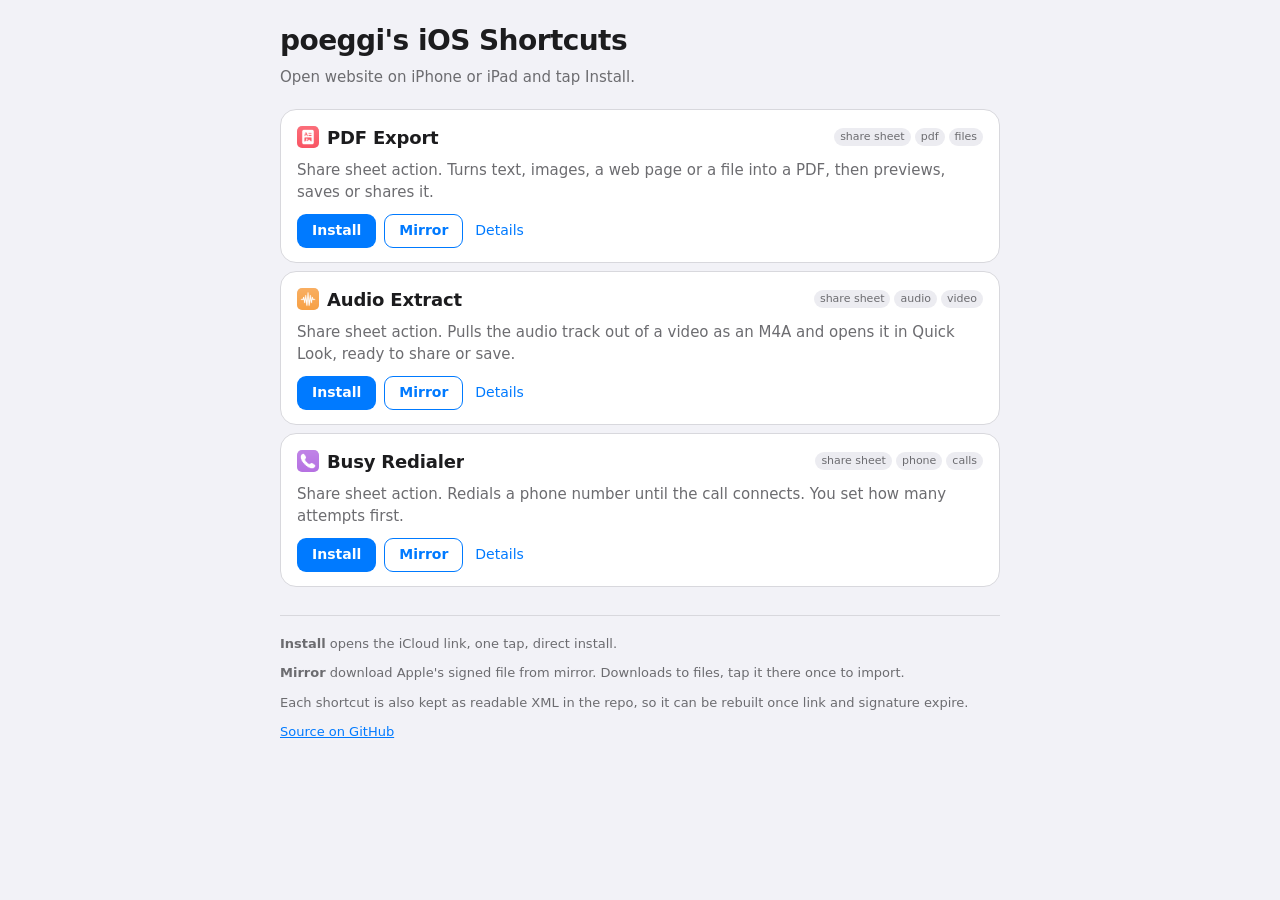
<file: index.html>
<!doctype html>
<!-- Copyright (C) 2026 Kai Poggensee
     SPDX-License-Identifier: GPL-3.0-or-later -->
<html lang="en">
<head>
<meta charset="utf-8">
<meta name="viewport" content="width=device-width, initial-scale=1, viewport-fit=cover">
<title>poeggi's iOS Shortcuts</title>
<meta name="description" content="A small collection of iOS Shortcuts, each with a one-tap iCloud install link plus a signed mirror and a readable archive in the repo.">
<meta name="theme-color" content="#007aff">
<meta property="og:type" content="website">
<meta property="og:site_name" content="poeggi's iOS Shortcuts">
<meta property="og:title" content="poeggi's iOS Shortcuts">
<meta property="og:description" content="A small collection of iOS Shortcuts, each with a one-tap iCloud install link plus a signed mirror and a readable archive in the repo.">
<meta property="og:url" content="https://poeggi.github.io/ios-shortcuts/">
<meta property="og:image" content="https://poeggi.github.io/ios-shortcuts/og.png">
<meta property="og:image:width" content="1200">
<meta property="og:image:height" content="630">
<meta property="og:image:alt" content="poeggi's iOS Shortcuts">
<meta name="twitter:card" content="summary_large_image">
<meta name="twitter:title" content="poeggi's iOS Shortcuts">
<meta name="twitter:description" content="A small collection of iOS Shortcuts, each with a one-tap iCloud install link plus a signed mirror and a readable archive in the repo.">
<meta name="twitter:image" content="https://poeggi.github.io/ios-shortcuts/og.png">
<link rel="icon" href="favicon.svg" type="image/svg+xml">
<link rel="icon" href="favicon.png" sizes="180x180">
<link rel="apple-touch-icon" href="favicon.png">
<link rel="stylesheet" href="style.css">
</head>
<body>
<main>
  <h1>poeggi's iOS Shortcuts</h1>
  <p class="lede">Open website on iPhone or iPad and tap Install.</p>
  <div id="list"></div>
  <footer>
    <p><b>Install</b> opens the iCloud link, one tap, direct install.</p>
    <p><b>Mirror</b> download Apple's signed file from mirror. Downloads to files, tap it there once to import.</p>
    <p>Each shortcut is also kept as readable XML in the repo, so it can be
    rebuilt once link and signature expire.</p>
    <p><a href="https://github.com/poeggi/ios-shortcuts">Source on GitHub</a></p>
  </footer>
</main>
<script src="render.js"></script>
<script>
fetch('shortcuts.json')
  .then(r => r.json())
  .then(data => {
    if (data.title) document.querySelector('h1').textContent = data.title;
    document.getElementById('list').innerHTML = data.shortcuts.map(s => {
      const details = s.slug
        ? `<a class="link" href="shortcuts/${encodeURIComponent(s.slug)}/">Details</a>`
        : '';
      return `<div class="card">
        ${header(s)}
        <p>${esc(s.summary)}</p>
        ${buttons(s, details)}
      </div>`;
    }).join('');
  })
  .catch(() => {
    document.getElementById('list').innerHTML =
      '<div class="card"><p>Could not load shortcuts.json</p></div>';
  });
</script>
</body>
</html>
</file>
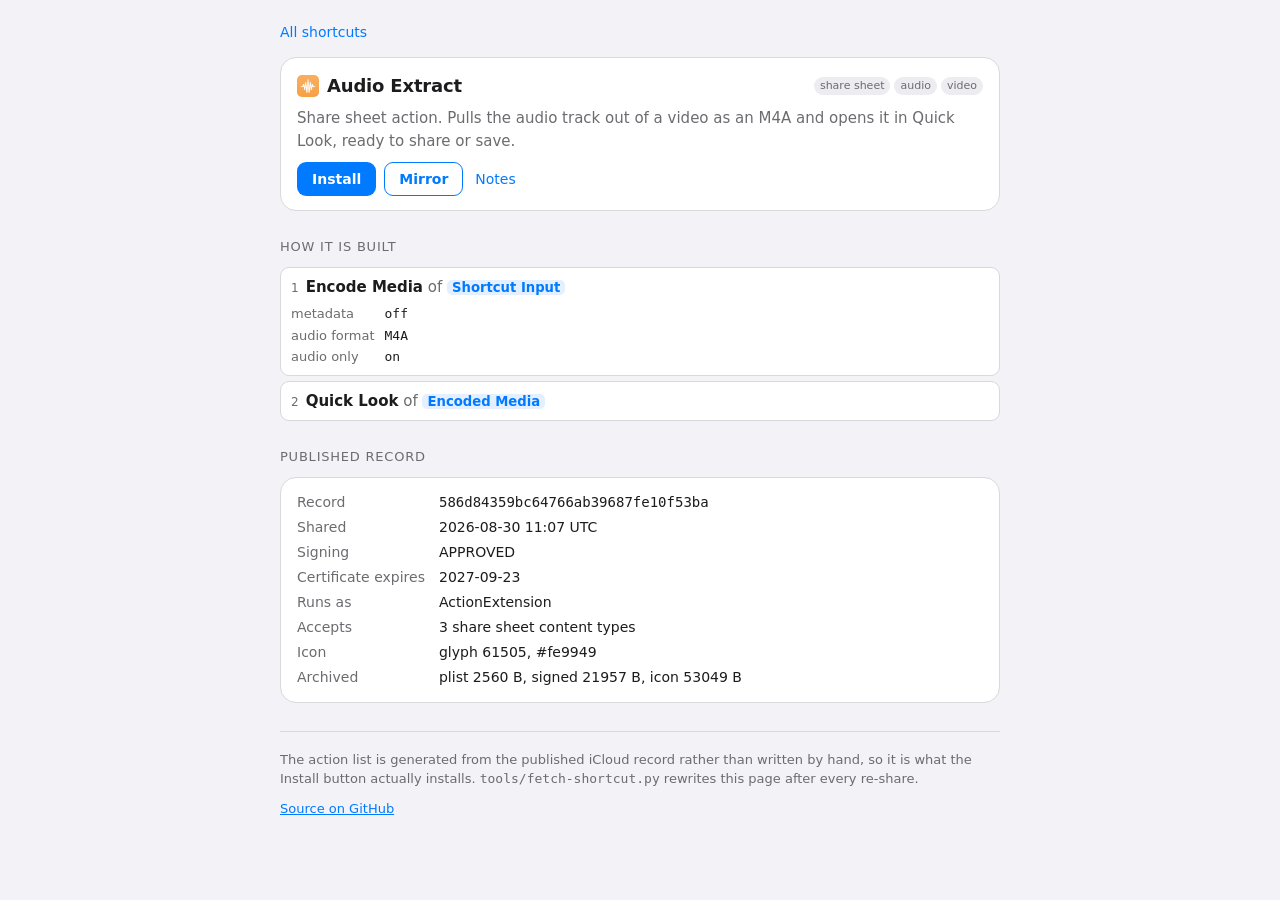
<file: shortcuts/audio-extract/index.html>
<!doctype html>
<html lang="en">
<head>
<meta charset="utf-8">
<meta name="viewport" content="width=device-width, initial-scale=1, viewport-fit=cover">
<title>Audio Extract</title>
<meta name="description" content="Share sheet action. Pulls the audio track out of a video as an M4A and opens it in Quick Look, ready to share or save.">
<meta name="theme-color" content="#fe9949">
<meta property="og:type" content="website">
<meta property="og:site_name" content="poeggi's iOS Shortcuts">
<meta property="og:title" content="Audio Extract">
<meta property="og:description" content="Share sheet action. Pulls the audio track out of a video as an M4A and opens it in Quick Look, ready to share or save.">
<meta property="og:url" content="https://poeggi.github.io/ios-shortcuts/shortcuts/audio-extract/">
<meta property="og:image" content="https://poeggi.github.io/ios-shortcuts/shortcuts/audio-extract/audio-extract.png">
<meta property="og:image:width" content="450">
<meta property="og:image:height" content="450">
<meta property="og:image:alt" content="Audio Extract icon">
<meta name="twitter:card" content="summary">
<meta name="twitter:title" content="Audio Extract">
<meta name="twitter:description" content="Share sheet action. Pulls the audio track out of a video as an M4A and opens it in Quick Look, ready to share or save.">
<meta name="twitter:image" content="https://poeggi.github.io/ios-shortcuts/shortcuts/audio-extract/audio-extract.png">
<link rel="icon" href="audio-extract.png">
<link rel="apple-touch-icon" href="audio-extract.png">
<link rel="stylesheet" href="../../style.css">
</head>
<body>
<main>
  <a class="back" href="../../">All shortcuts</a>
  <div id="top"></div>
  <div id="body"></div>
  <footer>
    <p>The action list is generated from the published iCloud record rather
    than written by hand, so it is what the Install button actually installs.
    <code>tools/fetch-shortcut.py</code> rewrites this page after every
    re-share.</p>
    <p><a href="https://github.com/poeggi/ios-shortcuts">Source on GitHub</a></p>
  </footer>
</main>
<script>window.BASE = "../../";</script>
<script src="../../render.js"></script>
<script>mountDetail("audio-extract");</script>
</body>
</html>
</file>
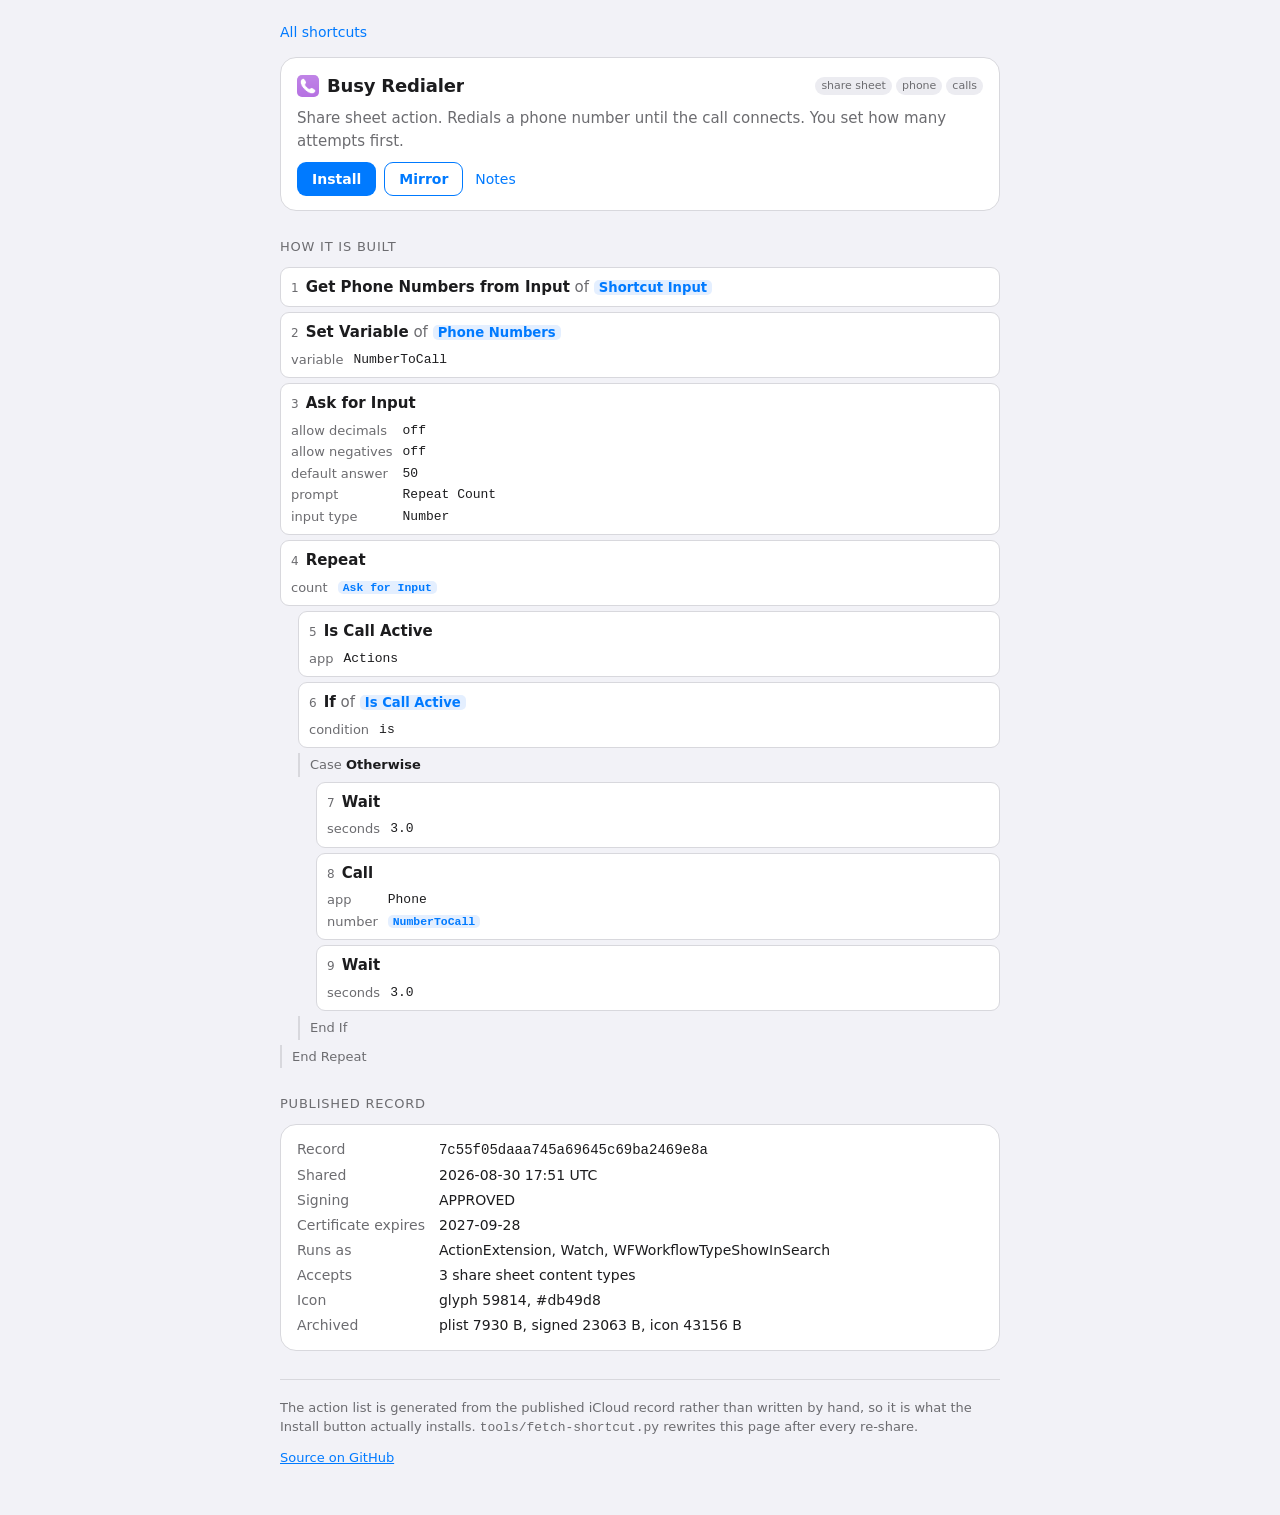
<file: shortcuts/busy-redialer/index.html>
<!doctype html>
<html lang="en">
<head>
<meta charset="utf-8">
<meta name="viewport" content="width=device-width, initial-scale=1, viewport-fit=cover">
<title>Busy Redialer</title>
<meta name="description" content="Share sheet action. Redials a phone number until the call connects. You set how many attempts first.">
<meta name="theme-color" content="#db49d8">
<meta property="og:type" content="website">
<meta property="og:site_name" content="poeggi's iOS Shortcuts">
<meta property="og:title" content="Busy Redialer">
<meta property="og:description" content="Share sheet action. Redials a phone number until the call connects. You set how many attempts first.">
<meta property="og:url" content="https://poeggi.github.io/ios-shortcuts/shortcuts/busy-redialer/">
<meta property="og:image" content="https://poeggi.github.io/ios-shortcuts/shortcuts/busy-redialer/busy-redialer.png">
<meta property="og:image:width" content="450">
<meta property="og:image:height" content="450">
<meta property="og:image:alt" content="Busy Redialer icon">
<meta name="twitter:card" content="summary">
<meta name="twitter:title" content="Busy Redialer">
<meta name="twitter:description" content="Share sheet action. Redials a phone number until the call connects. You set how many attempts first.">
<meta name="twitter:image" content="https://poeggi.github.io/ios-shortcuts/shortcuts/busy-redialer/busy-redialer.png">
<link rel="icon" href="busy-redialer.png">
<link rel="apple-touch-icon" href="busy-redialer.png">
<link rel="stylesheet" href="../../style.css">
</head>
<body>
<main>
  <a class="back" href="../../">All shortcuts</a>
  <div id="top"></div>
  <div id="body"></div>
  <footer>
    <p>The action list is generated from the published iCloud record rather
    than written by hand, so it is what the Install button actually installs.
    <code>tools/fetch-shortcut.py</code> rewrites this page after every
    re-share.</p>
    <p><a href="https://github.com/poeggi/ios-shortcuts">Source on GitHub</a></p>
  </footer>
</main>
<script>window.BASE = "../../";</script>
<script src="../../render.js"></script>
<script>mountDetail("busy-redialer");</script>
</body>
</html>
</file>
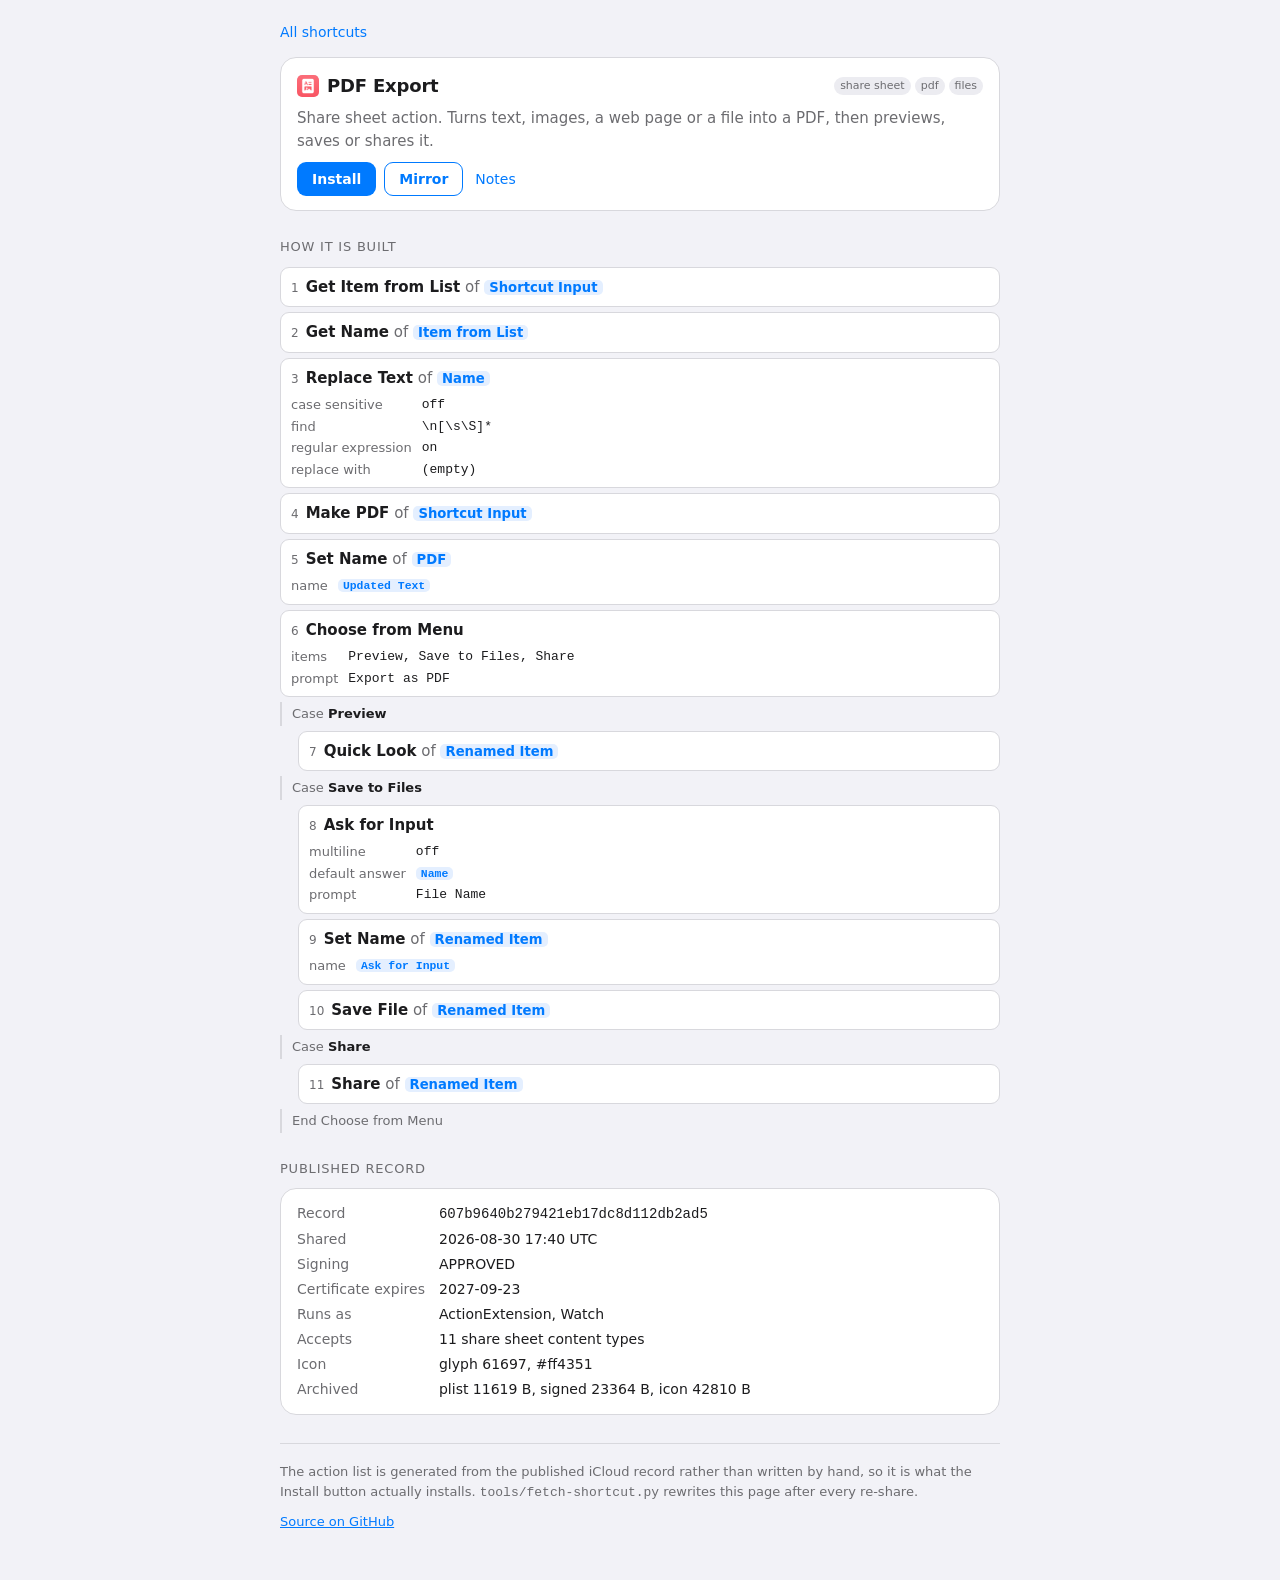
<file: shortcuts/pdf-export/index.html>
<!doctype html>
<html lang="en">
<head>
<meta charset="utf-8">
<meta name="viewport" content="width=device-width, initial-scale=1, viewport-fit=cover">
<title>PDF Export</title>
<meta name="description" content="Share sheet action. Turns text, images, a web page or a file into a PDF, then previews, saves or shares it.">
<meta name="theme-color" content="#ff4351">
<meta property="og:type" content="website">
<meta property="og:site_name" content="poeggi's iOS Shortcuts">
<meta property="og:title" content="PDF Export">
<meta property="og:description" content="Share sheet action. Turns text, images, a web page or a file into a PDF, then previews, saves or shares it.">
<meta property="og:url" content="https://poeggi.github.io/ios-shortcuts/shortcuts/pdf-export/">
<meta property="og:image" content="https://poeggi.github.io/ios-shortcuts/shortcuts/pdf-export/pdf-export.png">
<meta property="og:image:width" content="450">
<meta property="og:image:height" content="450">
<meta property="og:image:alt" content="PDF Export icon">
<meta name="twitter:card" content="summary">
<meta name="twitter:title" content="PDF Export">
<meta name="twitter:description" content="Share sheet action. Turns text, images, a web page or a file into a PDF, then previews, saves or shares it.">
<meta name="twitter:image" content="https://poeggi.github.io/ios-shortcuts/shortcuts/pdf-export/pdf-export.png">
<link rel="icon" href="pdf-export.png">
<link rel="apple-touch-icon" href="pdf-export.png">
<link rel="stylesheet" href="../../style.css">
</head>
<body>
<main>
  <a class="back" href="../../">All shortcuts</a>
  <div id="top"></div>
  <div id="body"></div>
  <footer>
    <p>The action list is generated from the published iCloud record rather
    than written by hand, so it is what the Install button actually installs.
    <code>tools/fetch-shortcut.py</code> rewrites this page after every
    re-share.</p>
    <p><a href="https://github.com/poeggi/ios-shortcuts">Source on GitHub</a></p>
  </footer>
</main>
<script>window.BASE = "../../";</script>
<script src="../../render.js"></script>
<script>mountDetail("pdf-export");</script>
</body>
</html>
</file>
<file: style.css>
/* Copyright (C) 2026 Kai Poggensee
   SPDX-License-Identifier: GPL-3.0-or-later */

/* One stylesheet for every page and every shortcut entry. Sizes, radii and
   spacing are tokens, so changing one value here restyles all cards and all
   action lists at once, including shortcuts added later. */
:root {
  color-scheme: light dark;
  --bg: #f2f2f7;
  --card: #ffffff;
  --text: #1c1c1e;
  --dim: #6c6c70;
  --line: #d8d8dd;
  --accent: #007aff;
  --accent-text: #ffffff;
  --chip: #ececf1;
  --var-bg: #e4efff;
  --radius-card: 16px;
  --radius-ctl: 9px;
  --radius-pill: 100px;
  --pad-card: 14px 16px;
  --gap: 8px;
  --icon: 22px;
  --ctl-h: 34px;
  --indent: 18px;
}
@media (prefers-color-scheme: dark) {
  :root {
    --bg: #000000;
    --card: #1c1c1e;
    --text: #f2f2f7;
    --dim: #98989f;
    --line: #38383a;
    --accent: #0a84ff;
    --accent-text: #ffffff;
    --chip: #2c2c2e;
    --var-bg: #0e2f52;
  }
}
* { box-sizing: border-box; }
body {
  margin: 0;
  padding: max(env(safe-area-inset-top), 20px) 16px 40px;
  background: var(--bg);
  color: var(--text);
  font: 16px/1.5 -apple-system, BlinkMacSystemFont, "Segoe UI", system-ui, sans-serif;
  -webkit-font-smoothing: antialiased;
}
main { max-width: 720px; margin: 0 auto; }
h1 { font-size: 28px; letter-spacing: -0.02em; margin: 0 0 4px; }
h2 {
  font-size: 18px; margin: 0; letter-spacing: -0.01em;
  min-width: 0; white-space: nowrap; overflow: hidden;
  text-overflow: ellipsis;
}
.lede { color: var(--dim); font-size: 15px; margin: 0 0 20px; }
.back {
  display: inline-block; color: var(--accent); text-decoration: none;
  font-size: 14px; margin-bottom: 14px;
}

/* Cards. The same header block is used on the index and on a detail page. */
.card {
  background: var(--card);
  border: 1px solid var(--line);
  border-radius: var(--radius-card);
  padding: var(--pad-card);
  margin-bottom: var(--gap);
}
/* Title and tags share one row. The tags keep their width and a long name
   truncates instead, so no card grows a second header line. */
.head {
  display: flex; align-items: center; flex-wrap: nowrap;
  gap: 8px; margin-bottom: 8px;
}
.icon {
  width: var(--icon); height: var(--icon); flex: 0 0 var(--icon);
  aspect-ratio: 1; border-radius: 23%; display: block;
  background: var(--chip);
}
.tags {
  display: flex; flex-wrap: nowrap; gap: 4px; flex: 0 0 auto;
  margin-left: auto; justify-content: flex-end;
}
.tag {
  background: var(--chip); color: var(--dim);
  font-size: 11px; line-height: 18px; padding: 0 6px;
  border-radius: var(--radius-pill); white-space: nowrap;
}
/* A summary stops at three lines, so cards stay even down the list. The
   summaries are written to fit; this is the guard, not the trim. */
.card p {
  margin: 0 0 10px; color: var(--dim); font-size: 15px;
  display: -webkit-box; -webkit-box-orient: vertical;
  -webkit-line-clamp: 3; line-clamp: 3; overflow: hidden;
}
.row { display: flex; flex-wrap: wrap; gap: var(--gap); align-items: center; }
.btn {
  display: inline-flex; align-items: center; justify-content: center;
  text-decoration: none;
  background: var(--accent); color: var(--accent-text);
  font-weight: 600; font-size: 14px;
  padding: 0 14px; border-radius: var(--radius-ctl);
  height: var(--ctl-h); border: 1px solid transparent;
}
.btn.pending {
  background: var(--chip); color: var(--dim); font-weight: 500;
  pointer-events: none;
}
.btn.mirror {
  background: transparent; color: var(--accent);
  border-color: var(--accent);
}
.link {
  color: var(--accent); text-decoration: none; font-size: 14px;
  display: inline-flex; align-items: center; height: var(--ctl-h);
  padding: 0 4px;
}

/* The action list, laid out like the Shortcuts editor: one card per action,
   the action name in bold, its input and variables as tokens, its parameters
   underneath, and control flow indented. */
.section { margin: 26px 0 10px; font-size: 13px; letter-spacing: 0.06em;
  text-transform: uppercase; color: var(--dim); }
.steps { display: flex; flex-direction: column; gap: 5px; }
.step {
  margin-left: calc(var(--d, 0) * var(--indent));
  background: var(--card);
  border: 1px solid var(--line);
  border-radius: var(--radius-ctl);
  padding: 8px 10px;
  font-size: 15px;
}
.step .num {
  color: var(--dim); font-size: 12px; font-variant-numeric: tabular-nums;
  margin-right: 7px;
}
.step .act { font-weight: 600; }
.step .of { color: var(--dim); font-weight: 400; }
.var {
  background: var(--var-bg); color: var(--accent);
  border-radius: 5px; padding: 0 5px;
  font-size: 0.88em; font-weight: 600; white-space: nowrap;
}
.args { margin: 6px 0 0; display: grid; grid-template-columns: auto 1fr; gap: 2px 10px; }
.args dt { color: var(--dim); font-size: 13px; }
.args dd {
  margin: 0; font-size: 13px;
  font-family: ui-monospace, SFMono-Regular, Menlo, Consolas, monospace;
  overflow-wrap: anywhere;
}
.flow {
  margin-left: calc(var(--d, 0) * var(--indent));
  font-size: 13px; color: var(--dim); padding: 2px 0 2px 10px;
  border-left: 2px solid var(--line);
}
.flow b { color: var(--text); font-weight: 600; }

/* Key/value facts, same grid as an action's parameters. */
.facts { margin: 0; display: grid; grid-template-columns: auto 1fr; gap: 4px 14px; font-size: 14px; }
.facts dt { color: var(--dim); }
.facts dd { margin: 0; overflow-wrap: anywhere; }

footer {
  margin-top: 28px; padding-top: 18px;
  border-top: 1px solid var(--line);
  color: var(--dim); font-size: 13px;
}
footer p { margin: 0 0 10px; }
footer a { color: var(--accent); }
</file>
